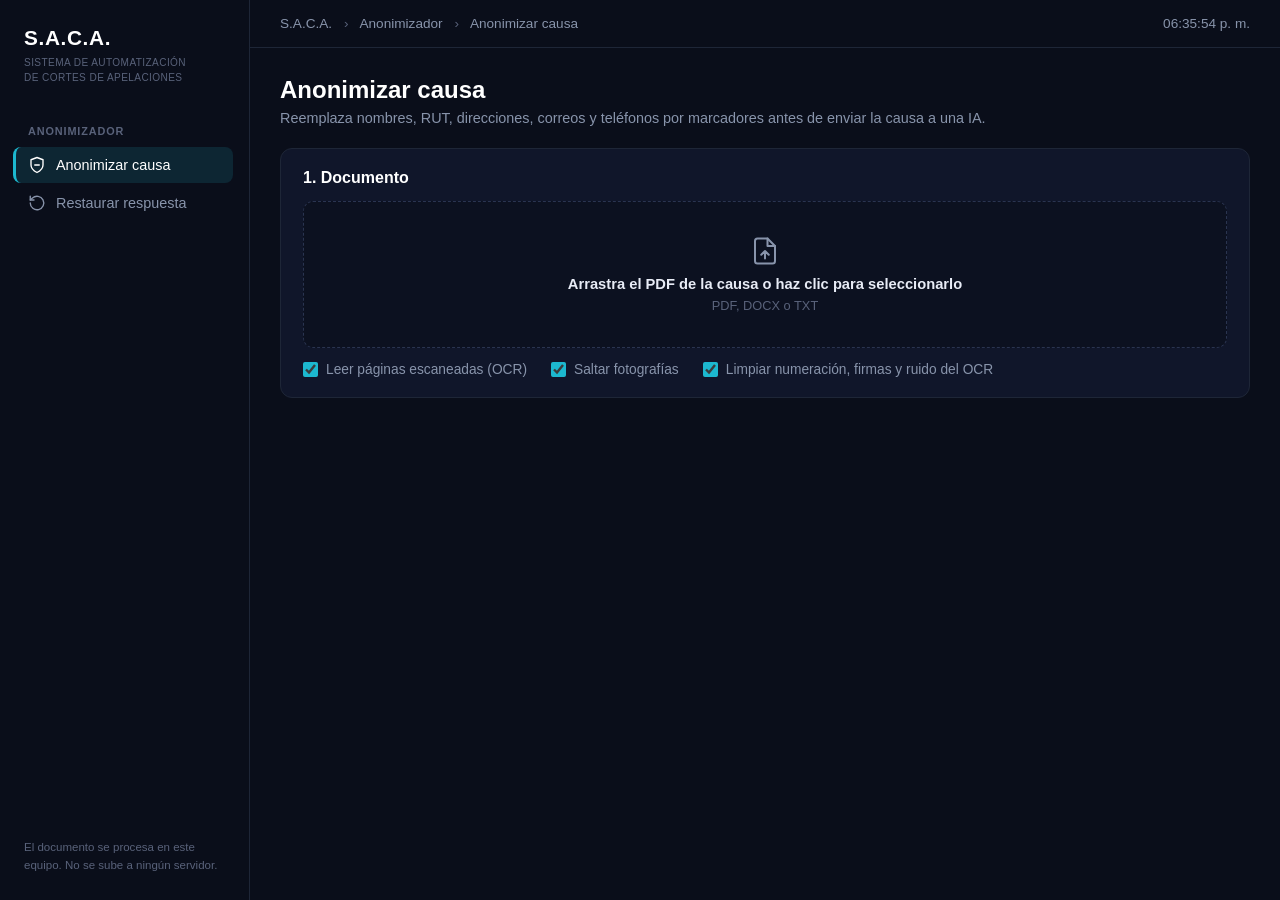
<file: index.html>
<!doctype html>
<html lang="es">
<head>
  <meta charset="utf-8">
  <meta name="viewport" content="width=device-width, initial-scale=1">
  <title>Anonimizador · SACA</title>
  <meta name="description" content="Enmascara los datos personales de una causa antes de enviarla a una IA y restaura la respuesta. El documento se procesa en el navegador.">
  <link rel="stylesheet" href="css/saca.css">
  <link rel="stylesheet" href="css/anonimizador.css">
</head>
<body>
  <div class="app-shell">
    <aside class="sidebar">
      <div class="brand-block">
        <div class="brand">S.A.C.A.</div>
        <div class="brand-sub">SISTEMA DE AUTOMATIZACIÓN<br>DE CORTES DE APELACIONES</div>
      </div>

      <nav class="side-nav">
        <div class="nav-section-label">ANONIMIZADOR</div>

        <a class="nav-item active" href="#anonimizar" data-vista="anonimizar">
          <span class="nav-icon">
            <svg viewBox="0 0 24 24" fill="none" stroke="currentColor" stroke-width="1.8" stroke-linecap="round" stroke-linejoin="round">
              <path d="M12 22s8-4 8-10V5l-8-3-8 3v7c0 6 8 10 8 10z"/>
              <path d="M9 12h6"/>
            </svg>
          </span>
          <span>Anonimizar causa</span>
        </a>

        <a class="nav-item" href="#restaurar" data-vista="restaurar">
          <span class="nav-icon">
            <svg viewBox="0 0 24 24" fill="none" stroke="currentColor" stroke-width="1.8" stroke-linecap="round" stroke-linejoin="round">
              <path d="M3 12a9 9 0 1 0 3-6.7L3 8"/>
              <path d="M3 3v5h5"/>
            </svg>
          </span>
          <span>Restaurar respuesta</span>
        </a>
      </nav>

      <p class="sidebar-note">El documento se procesa en este equipo. No se sube a ningún servidor.</p>
    </aside>

    <div class="main-area">
      <header class="topbar">
        <div class="breadcrumb">
          <span>S.A.C.A.</span>
          <span class="sep">›</span>
          <span>Anonimizador</span>
          <span class="sep">›</span>
          <span id="migas">Anonimizar causa</span>
        </div>
        <div class="clock" id="clock"></div>
      </header>

      <main class="content">
        <!-- ============================================================ Anonimizar -->
        <div id="vista-anonimizar">
          <div class="page-head">
            <h1>Anonimizar causa</h1>
            <p class="page-sub">Reemplaza nombres, RUT, direcciones, correos y teléfonos por marcadores antes de enviar la causa a una IA.</p>
          </div>

          <section class="panel" id="paso-carga">
            <h2>1. Documento</h2>
            <label class="dropzone" id="zona">
              <input type="file" id="archivo" accept=".pdf,.docx,.txt,application/pdf,text/plain">
              <svg class="dropzone-icon" viewBox="0 0 24 24" fill="none" stroke="currentColor" stroke-width="1.6" stroke-linecap="round" stroke-linejoin="round">
                <path d="M14 2H6a2 2 0 0 0-2 2v16a2 2 0 0 0 2 2h12a2 2 0 0 0 2-2V8z"/>
                <path d="M14 2v6h6M12 18v-6M9 15l3-3 3 3"/>
              </svg>
              <span class="dropzone-title">Arrastra el PDF de la causa o haz clic para seleccionarlo</span>
              <span class="dropzone-sub">PDF, DOCX o TXT</span>
            </label>

            <div class="opciones">
              <label class="check"><input type="checkbox" id="usar-ocr" checked> Leer páginas escaneadas (OCR)</label>
              <label class="check"><input type="checkbox" id="saltar-fotos" checked> Saltar fotografías</label>
              <label class="check"><input type="checkbox" id="limpiar" checked> Limpiar numeración, firmas y ruido del OCR</label>
            </div>

            <div id="progreso" class="progreso" hidden>
              <div class="progreso-fila">
                <span id="progreso-fase"></span>
                <span id="progreso-num" class="progreso-num"></span>
              </div>
              <div class="barra"><div id="progreso-barra"></div></div>
              <div class="progreso-fila">
                <span class="hint">Mantén esta pestaña visible: el navegador pausa el OCR en segundo plano.</span>
                <button type="button" id="cancelar" class="btn btn-secondary btn-sm">Cancelar OCR</button>
              </div>
            </div>
            <div id="error" class="flash flash-error" role="alert" hidden></div>
          </section>

          <div class="anon-grid" id="paso-revision" hidden>
            <section class="panel revision">
              <h2>2. Revisión</h2>
              <p class="hint">Haz clic en un dato resaltado para dejar de enmascararlo. Revisa también <em>Posibles fugas</em>: la detección es automática.</p>

              <div class="tabs" role="tablist">
                <button role="tab" class="tab active" data-panel="panel-texto" aria-selected="true">Texto</button>
                <button role="tab" class="tab" data-panel="panel-datos" aria-selected="false">Datos detectados</button>
                <button role="tab" class="tab" data-panel="panel-fugas" aria-selected="false">Posibles fugas <span id="n-fugas" class="tab-count"></span></button>
              </div>

              <div id="panel-texto" class="tab-panel">
                <div class="toolbar">
                  <input type="search" id="buscar" placeholder="Buscar en el texto" aria-label="Buscar en el texto">
                  <label class="check"><input type="checkbox" id="ver-originales"> Mostrar datos originales</label>
                </div>
                <div id="vista" class="documento"></div>
              </div>

              <div id="panel-datos" class="tab-panel" hidden>
                <div class="table-wrap table-scroll">
                  <table>
                    <thead><tr><th>Marcador</th><th>Dato original</th><th>Veces</th><th>Rol</th><th></th></tr></thead>
                    <tbody id="tabla-datos"></tbody>
                  </table>
                </div>
                <div id="excluidos-caja" hidden>
                  <h3>No enmascarados por decisión tuya</h3>
                  <ul id="lista-excluidos" class="lista"></ul>
                </div>
              </div>

              <div id="panel-fugas" class="tab-panel" hidden>
                <p class="hint">Palabras en mayúsculas que quedaron visibles. La mayoría es texto normal del expediente; enmascara solo las que identifiquen a alguien.</p>
                <ul id="lista-fugas" class="lista"></ul>
                <h3>Agregar un dato</h3>
                <form id="form-manual" class="filtro-form">
                  <div class="field-inline campo-ancho">
                    <label for="manual-valor">Texto a enmascarar</label>
                    <input type="text" id="manual-valor" placeholder="Ej.: Juan Pérez Soto" required>
                  </div>
                  <div class="field-inline">
                    <label for="manual-tipo">Tipo</label>
                    <select id="manual-tipo">
                      <option value="PERSONA">Persona</option>
                      <option value="EMPRESA">Empresa</option>
                      <option value="RUT">RUT</option>
                      <option value="DIRECCION">Dirección</option>
                      <option value="EMAIL">Correo</option>
                      <option value="TELEFONO">Teléfono</option>
                      <option value="OTRO">Otro</option>
                    </select>
                  </div>
                  <button type="submit" class="btn btn-primary">Enmascarar</button>
                </form>
                <ul id="lista-manuales" class="lista"></ul>
              </div>
            </section>

            <div class="columna-lateral">
              <section class="panel">
                <h2>Resumen</h2>
                <dl class="ficha" id="resumen-archivo"></dl>
                <table class="tabla-resumen">
                  <thead><tr><th>Dato</th><th>Distintos</th><th>Apariciones</th></tr></thead>
                  <tbody id="resumen-tipos"></tbody>
                </table>
                <details id="limpieza-detalle" class="limpieza" hidden>
                  <summary id="limpieza-resumen"></summary>
                  <p class="hint">Estas líneas no se envían a la IA. Si ves algo importante, desmarca «Limpiar» en el paso 1.</p>
                  <div id="limpieza-lista"></div>
                </details>
              </section>

              <section class="panel" id="paso-envio">
                <h2>3. Envío a la IA</h2>
                <button type="button" class="btn btn-primary btn-block" id="copiar-ia">Copiar texto para la IA</button>
                <button type="button" class="btn btn-secondary btn-block" id="descargar-txt">Descargar texto enmascarado</button>
                <button type="button" class="btn btn-secondary btn-block" id="descargar-tabla">Descargar tabla de marcadores</button>
                <p class="hint aviso-tabla">La tabla contiene los datos reales y es necesaria para restaurar la respuesta. Descárgala antes de cerrar la página y no la compartas.</p>
              </section>
            </div>
          </div>
        </div>

        <!-- ============================================================ Restaurar -->
        <div id="vista-restaurar" hidden>
          <div class="page-head">
            <h1>Restaurar respuesta</h1>
            <p class="page-sub">Reemplaza los marcadores de la respuesta de la IA por los datos originales.</p>
          </div>

          <div class="registro-grid">
            <section class="panel">
              <h2>1. Respuesta de la IA</h2>
              <div class="fuente-tabla">
                <span id="fuente-tabla" class="hint">Sin tabla de marcadores cargada.</span>
                <label class="btn btn-secondary btn-sm">Cargar tabla (.json)<input type="file" id="cargar-tabla" accept=".json,application/json" hidden></label>
              </div>
              <textarea id="respuesta-ia" rows="14" placeholder="Pega aquí la respuesta, por ejemplo: [PERSONA_2], abogado de [EMPRESA_1], interpuso un recurso…"></textarea>
              <button type="button" class="btn btn-primary btn-block" id="restaurar">Restaurar datos</button>
            </section>

            <section class="panel">
              <h2>2. Resultado</h2>
              <div id="alerta-restaurar" class="flash flash-error" hidden></div>
              <div id="resultado-restaurar" hidden>
                <div id="texto-restaurado" class="documento restaurado"></div>
                <div class="camera-actions">
                  <button type="button" class="btn btn-secondary" id="copiar-restaurado">Copiar</button>
                  <button type="button" class="btn btn-secondary" id="descargar-restaurado">Descargar</button>
                </div>
              </div>
              <p class="hint" id="resultado-vacio">El texto restaurado aparecerá aquí.</p>
            </section>
          </div>
        </div>
      </main>
    </div>
  </div>

  <div id="aviso" class="toast" role="status" aria-live="polite" hidden></div>

  <script>
    function tickClock() {
      const el = document.getElementById("clock");
      if (!el) return;
      el.textContent = new Date().toLocaleTimeString("es-CL", { hour: "2-digit", minute: "2-digit", second: "2-digit" });
    }
    tickClock();
    setInterval(tickClock, 1000);
  </script>
  <script src="js/limpieza.js"></script>
  <script src="js/anonimizador.js"></script>
  <script src="js/fotografias.js"></script>
  <script src="js/extraccion.js"></script>
  <script src="js/app.js"></script>
</body>
</html>
</file>
<file: css/saca.css>
/* Estilos base del S.A.C.A. (copia de app/static/css/style.css del módulo Registro de Adultos Mayores).
   Al integrar este módulo en el SACA, no se copia este archivo: se usa el style.css del sistema. */

:root {
  --bg: #0a0e1a;
  --bg-sidebar: #0a0e1a;
  --bg-panel: #10162a;
  --bg-input: #0c1120;
  --border: #1e2637;
  --border-light: #2a3450;
  --text: #e8ecf6;
  --text-muted: #8894ab;
  --text-dim: #59627a;
  --accent: #1cb8cf;
  --accent-dark: #148fa1;
  --accent-soft: rgba(28, 184, 207, 0.14);
  --error: #f87171;
  --error-bg: rgba(248, 113, 113, 0.12);
  --success: #34d399;
  --success-bg: rgba(52, 211, 153, 0.12);
  --radius: 10px;
}

* { box-sizing: border-box; }

body {
  margin: 0;
  font-family: -apple-system, "Segoe UI", Roboto, Helvetica, Arial, sans-serif;
  background: var(--bg);
  color: var(--text);
}

a { color: inherit; }

.app-shell {
  display: flex;
  min-height: 100vh;
}

/* Sidebar */

.sidebar {
  width: 250px;
  flex-shrink: 0;
  background: var(--bg-sidebar);
  border-right: 1px solid var(--border);
  padding: 26px 16px;
  position: sticky;
  top: 0;
  height: 100vh;
  overflow-y: auto;
  display: flex;
  flex-direction: column;
  gap: 30px;
}

.brand-block { padding: 0 8px; }

.brand {
  font-weight: 800;
  font-size: 1.3rem;
  letter-spacing: 0.03em;
  color: #ffffff;
}

.brand-sub {
  margin-top: 6px;
  font-size: 0.63rem;
  line-height: 1.45;
  color: var(--text-dim);
  letter-spacing: 0.04em;
  text-transform: uppercase;
}

.side-nav {
  display: flex;
  flex-direction: column;
  gap: 2px;
}

.nav-section-label {
  font-size: 0.68rem;
  font-weight: 700;
  letter-spacing: 0.08em;
  color: var(--text-dim);
  margin: 10px 12px 8px;
}

.nav-item {
  display: flex;
  align-items: center;
  gap: 10px;
  padding: 9px 12px;
  border-radius: 8px;
  color: var(--text-muted);
  text-decoration: none;
  font-size: 0.9rem;
  font-weight: 500;
  border-left: 3px solid transparent;
  margin-left: -3px;
}

.nav-item:hover {
  background: rgba(255, 255, 255, 0.04);
  color: var(--text);
}

.nav-item.active {
  background: var(--accent-soft);
  color: #ffffff;
  border-left-color: var(--accent);
}

.nav-icon {
  display: inline-flex;
  width: 18px;
  height: 18px;
  flex-shrink: 0;
}

.nav-icon svg { width: 100%; height: 100%; }

/* Main area */

.main-area {
  flex: 1;
  min-width: 0;
  display: flex;
  flex-direction: column;
}

.topbar {
  display: flex;
  align-items: center;
  justify-content: space-between;
  padding: 16px 30px;
  border-bottom: 1px solid var(--border);
}

.breadcrumb {
  font-size: 0.85rem;
  color: var(--text-muted);
}

.breadcrumb .sep {
  margin: 0 8px;
  color: var(--text-dim);
}

.clock {
  font-size: 0.85rem;
  color: var(--text-muted);
  font-variant-numeric: tabular-nums;
}

.content {
  padding: 28px 30px 60px;
  flex: 1;
}

.page-head { margin-bottom: 22px; }

.page-head h1 {
  margin: 0 0 6px;
  font-size: 1.5rem;
  color: #ffffff;
}

.page-sub {
  margin: 0;
  color: var(--text-muted);
  font-size: 0.9rem;
}

h1, h2 { color: #ffffff; }

.hint {
  color: var(--text-muted);
  font-size: 0.88rem;
}

.flash-list { margin-bottom: 18px; }

.flash {
  padding: 10px 14px;
  border-radius: var(--radius);
  margin-bottom: 8px;
  font-size: 0.9rem;
  border: 1px solid transparent;
}

.flash-error { background: var(--error-bg); color: var(--error); border-color: rgba(248, 113, 113, 0.25); }
.flash-success { background: var(--success-bg); color: var(--success); border-color: rgba(52, 211, 153, 0.25); }

/* Panels / cards */

.panel {
  background: var(--bg-panel);
  border: 1px solid var(--border);
  border-radius: 12px;
  padding: 20px 22px;
  margin-top: 20px;
}

.panel:first-of-type { margin-top: 0; }

.panel h2 {
  margin-top: 0;
  margin-bottom: 14px;
  font-size: 1rem;
}

.registro-grid {
  display: grid;
  grid-template-columns: 1fr 1fr;
  gap: 20px;
  align-items: start;
}

@media (max-width: 860px) {
  .registro-grid { grid-template-columns: 1fr; }
  .sidebar { position: relative; height: auto; }
}

.camera-wrap {
  position: relative;
  width: 100%;
  aspect-ratio: 4 / 3;
  background: #05070d;
  border: 1px solid var(--border);
  border-radius: var(--radius);
  overflow: hidden;
}

.camera-wrap video,
.camera-wrap img {
  width: 100%;
  height: 100%;
  object-fit: cover;
  display: block;
}

.capture-guide {
  position: absolute;
  inset: 0;
  display: flex;
  flex-direction: column;
  align-items: center;
  justify-content: center;
  gap: 14px;
  pointer-events: none;
}

.capture-guide-frame {
  width: 90%;
  aspect-ratio: 85.6 / 54;
  border: 2px dashed rgba(255, 255, 255, 0.75);
  border-radius: 14px;
  box-shadow: 0 0 0 999px rgba(5, 7, 13, 0.45);
}

.capture-guide-label {
  color: #ffffff;
  font-size: 0.8rem;
  font-weight: 600;
  text-shadow: 0 1px 3px rgba(0, 0, 0, 0.6);
  background: rgba(5, 7, 13, 0.55);
  padding: 5px 12px;
  border-radius: 999px;
}

.shutter-flash {
  position: fixed;
  inset: 0;
  background: #ffffff;
  opacity: 0;
  pointer-events: none;
  z-index: 9999;
  transition: opacity 220ms ease-out;
}

.shutter-flash.active {
  opacity: 1;
  transition: opacity 0ms;
}

.hidden { display: none !important; }

.camera-actions {
  display: flex;
  gap: 10px;
  margin-top: 14px;
}

/* Buttons */

.btn {
  display: inline-flex;
  align-items: center;
  justify-content: center;
  gap: 8px;
  border: 1px solid transparent;
  border-radius: 8px;
  padding: 10px 18px;
  font-size: 0.9rem;
  font-weight: 600;
  cursor: pointer;
  text-decoration: none;
  text-align: center;
  transition: background 0.15s ease, border-color 0.15s ease, color 0.15s ease;
}

.btn-icon { width: 16px; height: 16px; }

.btn-primary {
  background: var(--accent);
  color: #06131a;
}
.btn-primary:hover { background: var(--accent-dark); color: #ffffff; }

.btn-secondary {
  background: transparent;
  border-color: var(--border-light);
  color: var(--text-muted);
}
.btn-secondary:hover {
  border-color: var(--accent);
  color: #ffffff;
}

.btn-block { width: 100%; margin-top: 10px; }

/* Forms */

.form-panel form label {
  display: block;
  margin-top: 14px;
  margin-bottom: 5px;
  font-size: 0.82rem;
  font-weight: 600;
  color: var(--text-muted);
}

.form-panel form input,
.filtro-form input {
  width: 100%;
  padding: 9px 12px;
  background: var(--bg-input);
  border: 1px solid var(--border-light);
  border-radius: 8px;
  font-size: 0.92rem;
  color: var(--text);
}

.form-panel form input::placeholder,
.filtro-form input::placeholder { color: var(--text-dim); }

.form-panel form input:focus,
.filtro-form input:focus {
  outline: none;
  border-color: var(--accent);
  box-shadow: 0 0 0 3px var(--accent-soft);
}

.field-hint {
  display: block;
  font-size: 0.78rem;
  margin-top: 4px;
  min-height: 1em;
  color: var(--text-dim);
}

.field-hint.ok { color: var(--success); }
.field-hint.warn { color: var(--error); }

/* Reportes filter panel */

.filtro-panel { padding: 18px 22px; }

.filtro-form {
  display: flex;
  align-items: end;
  gap: 14px;
  flex-wrap: wrap;
}

.field-inline { min-width: 170px; }

.filtro-form label {
  font-size: 0.8rem;
  font-weight: 600;
  color: var(--text-muted);
  display: block;
  margin-bottom: 5px;
}

/* Table */

.table-wrap {
  overflow-x: auto;
  background: var(--bg-panel);
  border: 1px solid var(--border);
  border-radius: 12px;
  margin-top: 16px;
}

table {
  width: 100%;
  border-collapse: collapse;
  font-size: 0.88rem;
}

th, td {
  padding: 11px 14px;
  border-bottom: 1px solid var(--border);
  text-align: left;
  white-space: nowrap;
}

th {
  background: #0c1122;
  font-weight: 700;
  color: var(--text-muted);
  font-size: 0.75rem;
  letter-spacing: 0.04em;
  text-transform: uppercase;
}

tbody tr:hover { background: rgba(255, 255, 255, 0.02); }
tbody tr:last-child td { border-bottom: none; }

.thumb {
  width: 42px;
  height: 42px;
  object-fit: cover;
  border-radius: 6px;
  border: 1px solid var(--border-light);
}

.empty {
  text-align: center;
  color: var(--text-muted);
  white-space: normal;
}

/* Badges */

.badge {
  display: inline-block;
  padding: 3px 10px;
  border-radius: 999px;
  font-size: 0.75rem;
  font-weight: 700;
  letter-spacing: 0.03em;
}

.badge-ok { background: var(--success-bg); color: var(--success); }
.badge-off { background: rgba(136, 148, 171, 0.14); color: var(--text-muted); }

.btn-sm { padding: 6px 12px; font-size: 0.82rem; }

/* Select inputs (match text inputs) */

select {
  width: 100%;
  padding: 9px 12px;
  background: var(--bg-input);
  border: 1px solid var(--border-light);
  border-radius: 8px;
  font-size: 0.92rem;
  color: var(--text);
}

select:focus {
  outline: none;
  border-color: var(--accent);
  box-shadow: 0 0 0 3px var(--accent-soft);
}
</file>
<file: css/anonimizador.css>
/* Estilos propios del módulo Anonimizador. Se apoyan en las variables y componentes de saca.css
   (panel, btn, flash, table-wrap, filtro-form...) y se copian tal cual al integrar en el SACA. */

:root {
  /* Colores de los marcadores por tipo de dato */
  --t-persona: #60a5fa;
  --t-empresa: #a78bfa;
  --t-rut: #fb923c;
  --t-direccion: #34d399;
  --t-email: #facc15;
  --t-telefono: #1cb8cf;
  --t-otro: #8894ab;
  --mono: ui-monospace, "Cascadia Mono", Consolas, "SFMono-Regular", monospace;
}

[hidden] { display: none !important; }

.sidebar-note {
  margin: auto 8px 0;
  font-size: 0.72rem;
  line-height: 1.5;
  color: var(--text-dim);
}

/* ---------------------------------------------------------------- 1. Documento */

.dropzone {
  display: flex;
  flex-direction: column;
  align-items: center;
  gap: 6px;
  padding: 34px 16px;
  border: 1.5px dashed var(--border-light);
  border-radius: var(--radius);
  background: var(--bg-input);
  text-align: center;
  cursor: pointer;
  transition: border-color 0.15s ease, background 0.15s ease;
}
.dropzone:hover,
.dropzone.encima {
  border-color: var(--accent);
  background: var(--accent-soft);
}
.dropzone input { position: absolute; width: 1px; height: 1px; opacity: 0; pointer-events: none; }
.dropzone-icon { width: 30px; height: 30px; color: var(--text-muted); margin-bottom: 4px; }
.dropzone-title { font-size: 0.92rem; font-weight: 600; color: var(--text); }
.dropzone-sub { font-size: 0.8rem; color: var(--text-dim); }

.opciones {
  display: flex;
  flex-wrap: wrap;
  gap: 8px 24px;
  margin-top: 14px;
}

.check {
  display: inline-flex;
  align-items: center;
  gap: 8px;
  font-size: 0.86rem;
  color: var(--text-muted);
  cursor: pointer;
}
.check input { accent-color: var(--accent); width: 15px; height: 15px; margin: 0; }

.progreso { margin-top: 18px; }
.progreso-fila {
  display: flex;
  align-items: center;
  justify-content: space-between;
  gap: 12px;
  font-size: 0.86rem;
}
.progreso-num { color: var(--text-muted); font-variant-numeric: tabular-nums; }
.barra {
  height: 4px;
  margin: 8px 0 10px;
  background: var(--border);
  border-radius: 2px;
  overflow: hidden;
}
.barra div { height: 100%; width: 0; background: var(--accent); transition: width 0.2s ease; }

.flash[hidden] { display: none; }
#error { margin: 14px 0 0; }

/* ---------------------------------------------------------------- 2. Revisión */

.anon-grid {
  display: grid;
  grid-template-columns: minmax(0, 1fr) 320px;
  gap: 20px;
  align-items: start;
  margin-top: 20px;
}
/* En las grillas los paneles van alineados arriba (saca.css solo le quita el margen al primero) */
.anon-grid .panel,
.registro-grid > .panel { margin-top: 0; }
.columna-lateral { display: flex; flex-direction: column; gap: 20px; position: sticky; top: 20px; }

@media (max-width: 1100px) {
  .anon-grid { grid-template-columns: 1fr; }
  .columna-lateral { position: static; }
}

.revision > .hint { margin: -6px 0 14px; }

.tabs {
  display: flex;
  flex-wrap: wrap;
  gap: 4px;
  border-bottom: 1px solid var(--border);
}
.tab {
  background: none;
  border: none;
  border-bottom: 2px solid transparent;
  margin-bottom: -1px;
  padding: 9px 12px;
  font: inherit;
  font-size: 0.86rem;
  font-weight: 600;
  color: var(--text-muted);
  cursor: pointer;
  white-space: nowrap;
}
.tab:hover { color: var(--text); }
.tab.active { color: #ffffff; border-bottom-color: var(--accent); }
.tab-count {
  display: inline-block;
  min-width: 20px;
  margin-left: 4px;
  padding: 0 6px;
  border-radius: 999px;
  background: var(--border-light);
  color: var(--text);
  font-size: 0.72rem;
  line-height: 18px;
  text-align: center;
}
.tab-count:empty { display: none; }

.tab-panel { padding-top: 14px; }

.toolbar {
  display: flex;
  align-items: center;
  justify-content: space-between;
  gap: 14px;
  flex-wrap: wrap;
  margin-bottom: 12px;
}
.toolbar input[type="search"] {
  flex: 1;
  max-width: 320px;
  padding: 8px 12px;
  background: var(--bg-input);
  border: 1px solid var(--border-light);
  border-radius: 8px;
  font-size: 0.88rem;
  color: var(--text);
}
.toolbar input[type="search"]:focus { outline: none; border-color: var(--accent); box-shadow: 0 0 0 3px var(--accent-soft); }

.documento {
  max-height: 68vh;
  overflow: auto;
  padding: 16px 18px;
  background: var(--bg-input);
  border: 1px solid var(--border);
  border-radius: var(--radius);
  font-family: var(--mono);
  font-size: 0.82rem;
  line-height: 1.7;
  color: #c9d1e3;
  white-space: pre-wrap;
  word-break: break-word;
}
.documento.restaurado {
  max-height: 56vh;
  font-family: inherit;
  font-size: 0.9rem;
  color: var(--text);
}

.pagina-titulo {
  display: block;
  margin: 18px 0 8px;
  padding-top: 10px;
  border-top: 1px solid var(--border);
  font-family: -apple-system, "Segoe UI", Roboto, Helvetica, Arial, sans-serif;
  font-size: 0.7rem;
  font-weight: 700;
  letter-spacing: 0.08em;
  text-transform: uppercase;
  color: var(--text-dim);
}
.pagina-titulo:first-child { margin-top: 0; padding-top: 0; border-top: none; }
.ocr-etiqueta {
  margin-left: 8px;
  padding: 1px 6px;
  border: 1px solid var(--border-light);
  border-radius: 4px;
  letter-spacing: 0.04em;
}

/* Marcadores */
mark {
  --c: var(--t-otro);
  color: var(--text);
  background: color-mix(in srgb, var(--c) 16%, transparent);
  box-shadow: inset 0 -1.5px 0 var(--c);
  border-radius: 3px;
  padding: 0 2px;
  cursor: pointer;
}
mark:hover { background: color-mix(in srgb, var(--c) 30%, transparent); }
mark.coincide { outline: 1.5px solid var(--error); outline-offset: 1px; }
.t-PERSONA { --c: var(--t-persona); }
.t-EMPRESA { --c: var(--t-empresa); }
.t-RUT { --c: var(--t-rut); }
.t-DIRECCION { --c: var(--t-direccion); }
.t-EMAIL { --c: var(--t-email); }
.t-TELEFONO { --c: var(--t-telefono); }
.t-OTRO { --c: var(--t-otro); }
.resaltado-busqueda { background: rgba(250, 204, 21, 0.35); color: #ffffff; border-radius: 2px; }

.punto {
  display: inline-block;
  width: 8px;
  height: 8px;
  margin-right: 8px;
  border-radius: 2px;
  background: var(--c);
  vertical-align: 1px;
}

.table-scroll { max-height: 60vh; overflow: auto; margin-top: 0; }
.table-scroll th { position: sticky; top: 0; z-index: 1; }
.table-scroll td { white-space: normal; }
.table-scroll td:first-child { white-space: nowrap; font-family: var(--mono); font-size: 0.8rem; }
.table-scroll td:nth-child(3) { font-variant-numeric: tabular-nums; }

.panel h3 {
  margin: 22px 0 10px;
  font-size: 0.75rem;
  font-weight: 700;
  letter-spacing: 0.06em;
  text-transform: uppercase;
  color: var(--text-muted);
}

.lista { list-style: none; margin: 0; padding: 0; }
.lista li {
  display: flex;
  align-items: center;
  justify-content: space-between;
  gap: 12px;
  flex-wrap: wrap;
  padding: 9px 0;
  border-bottom: 1px solid var(--border);
  font-size: 0.88rem;
}
.lista li:last-child { border-bottom: none; }
.lista .texto-fuga { font-family: var(--mono); font-size: 0.82rem; }
.lista .veces { color: var(--text-dim); margin-left: 6px; font-family: inherit; }
.lista .botones { display: flex; gap: 6px; }

.campo-ancho { flex: 1; min-width: 220px; }
#form-manual select { min-width: 150px; }

/* ---------------------------------------------------------------- Columna lateral */

.ficha {
  display: grid;
  grid-template-columns: auto 1fr;
  gap: 6px 14px;
  margin: 0 0 16px;
  font-size: 0.85rem;
}
.ficha dt { color: var(--text-dim); }
.ficha dd { margin: 0; color: var(--text); overflow-wrap: anywhere; }

.tabla-resumen { font-size: 0.85rem; }
.tabla-resumen th, .tabla-resumen td { padding: 8px 0; background: none; }
.tabla-resumen th:not(:first-child), .tabla-resumen td:not(:first-child) { text-align: right; font-variant-numeric: tabular-nums; }
.tabla-resumen tbody tr:hover { background: none; }
.tabla-resumen .vacio { color: var(--text-muted); white-space: normal; }

.limpieza {
  margin-top: 14px;
  padding-top: 12px;
  border-top: 1px solid var(--border);
  font-size: 0.84rem;
  color: var(--text-muted);
}
.limpieza summary { cursor: pointer; color: var(--text); }
.limpieza summary:hover { color: var(--accent); }
.limpieza h4 {
  margin: 14px 0 6px;
  font-size: 0.72rem;
  letter-spacing: 0.06em;
  text-transform: uppercase;
  color: var(--text-dim);
}
.limpieza ul {
  max-height: 200px;
  overflow: auto;
  margin: 0;
  padding: 0;
  list-style: none;
  font-family: var(--mono);
  font-size: 0.75rem;
  line-height: 1.6;
}
.limpieza li span { color: var(--text-dim); margin-right: 6px; }

#paso-envio .btn-block:first-of-type { margin-top: 0; }
.aviso-tabla { margin: 14px 0 0; font-size: 0.8rem; }

/* ---------------------------------------------------------------- Restaurar */

.fuente-tabla {
  display: flex;
  align-items: center;
  justify-content: space-between;
  gap: 10px;
  flex-wrap: wrap;
  margin-bottom: 12px;
}
.fuente-tabla .hint { margin: 0; }

textarea {
  width: 100%;
  padding: 10px 12px;
  background: var(--bg-input);
  border: 1px solid var(--border-light);
  border-radius: 8px;
  color: var(--text);
  font-family: var(--mono);
  font-size: 0.85rem;
  font-weight: 400;
  line-height: 1.6;
  resize: vertical;
}
textarea:focus { outline: none; border-color: var(--accent); box-shadow: 0 0 0 3px var(--accent-soft); }
textarea::placeholder { color: var(--text-dim); }

#alerta-restaurar { margin-bottom: 14px; }
#resultado-vacio { margin: 0; }

/* ---------------------------------------------------------------- Pantallas angostas */
/* El style.css del SACA no reacomoda la barra lateral en pantallas angostas. Aquí pasa arriba del
   contenido; conviene llevar este bloque también al style.css del SACA. */
@media (max-width: 860px) {
  .app-shell { flex-direction: column; }
  .sidebar {
    width: auto;
    height: auto;
    position: static;
    flex-direction: row;
    flex-wrap: wrap;
    align-items: center;
    gap: 12px 20px;
    padding: 14px 16px;
    border-right: none;
    border-bottom: 1px solid var(--border);
  }
  .brand-sub, .nav-section-label, .sidebar-note { display: none; }
  .side-nav { flex-direction: row; flex-wrap: wrap; gap: 4px; }
  .topbar { padding: 12px 16px; }
  .topbar .clock { display: none; }
  .content { padding: 20px 16px 48px; }
  .registro-grid { grid-template-columns: 1fr; }
  .registro-grid > .panel + .panel { margin-top: 0; }
  .panel { padding: 16px; }
}

/* ---------------------------------------------------------------- Aviso flotante */

.toast {
  position: fixed;
  right: 24px;
  bottom: 24px;
  z-index: 50;
  max-width: min(420px, calc(100% - 48px));
  padding: 10px 16px;
  background: var(--bg-panel);
  border: 1px solid var(--border-light);
  border-left: 3px solid var(--accent);
  border-radius: 8px;
  box-shadow: 0 8px 24px rgba(0, 0, 0, 0.4);
  font-size: 0.88rem;
}
</file>
